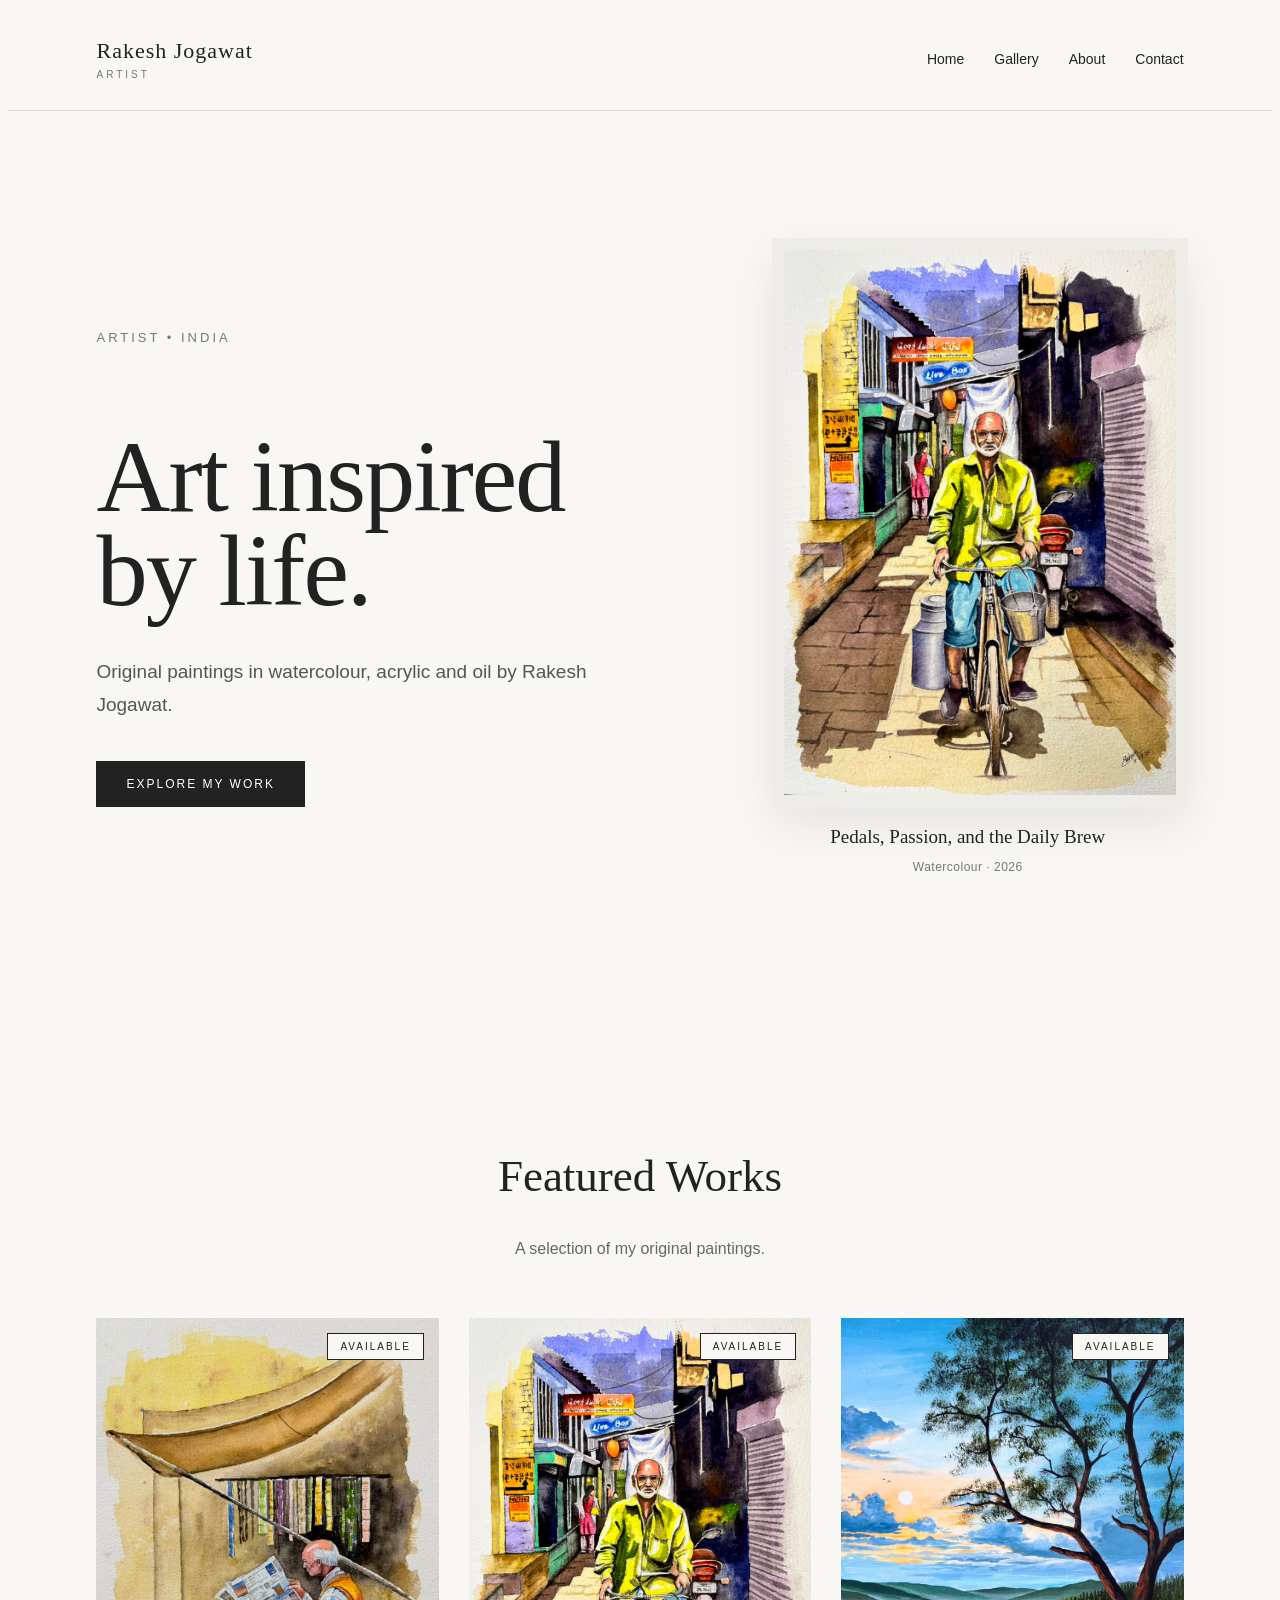
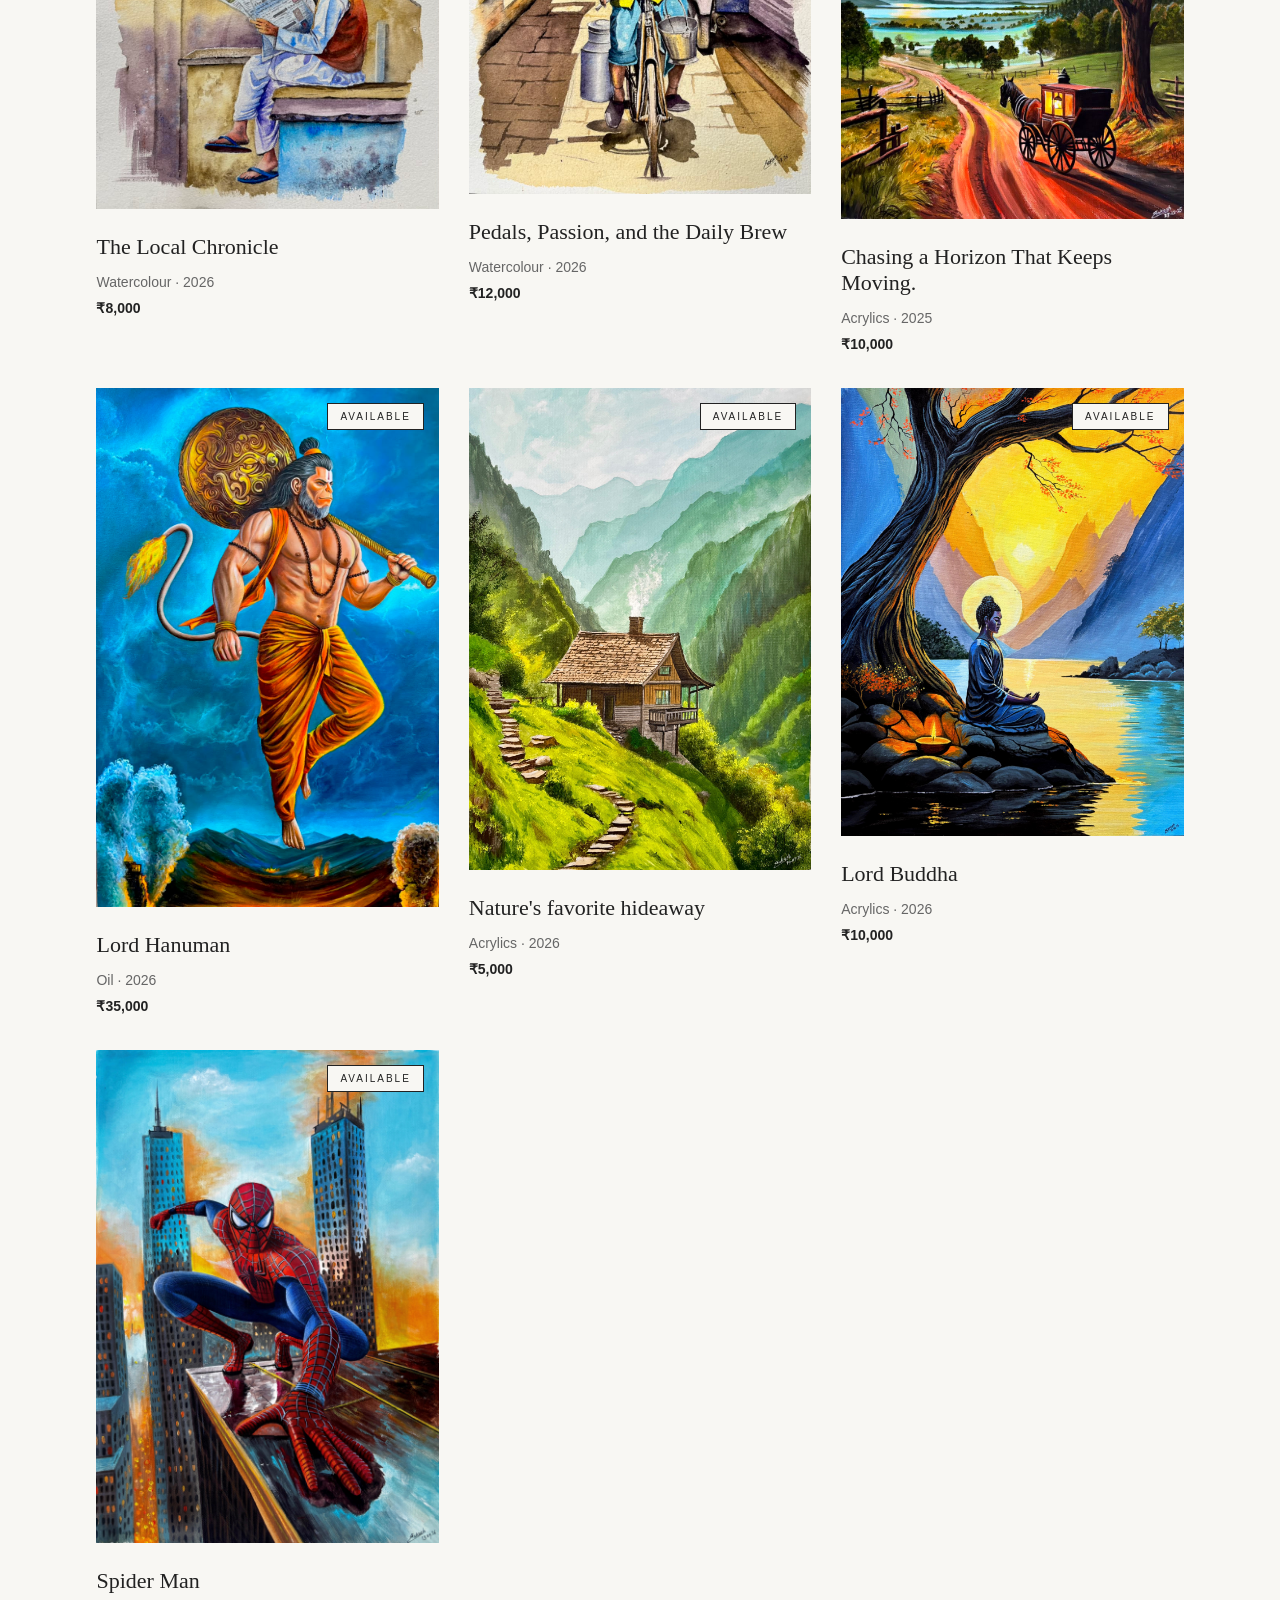
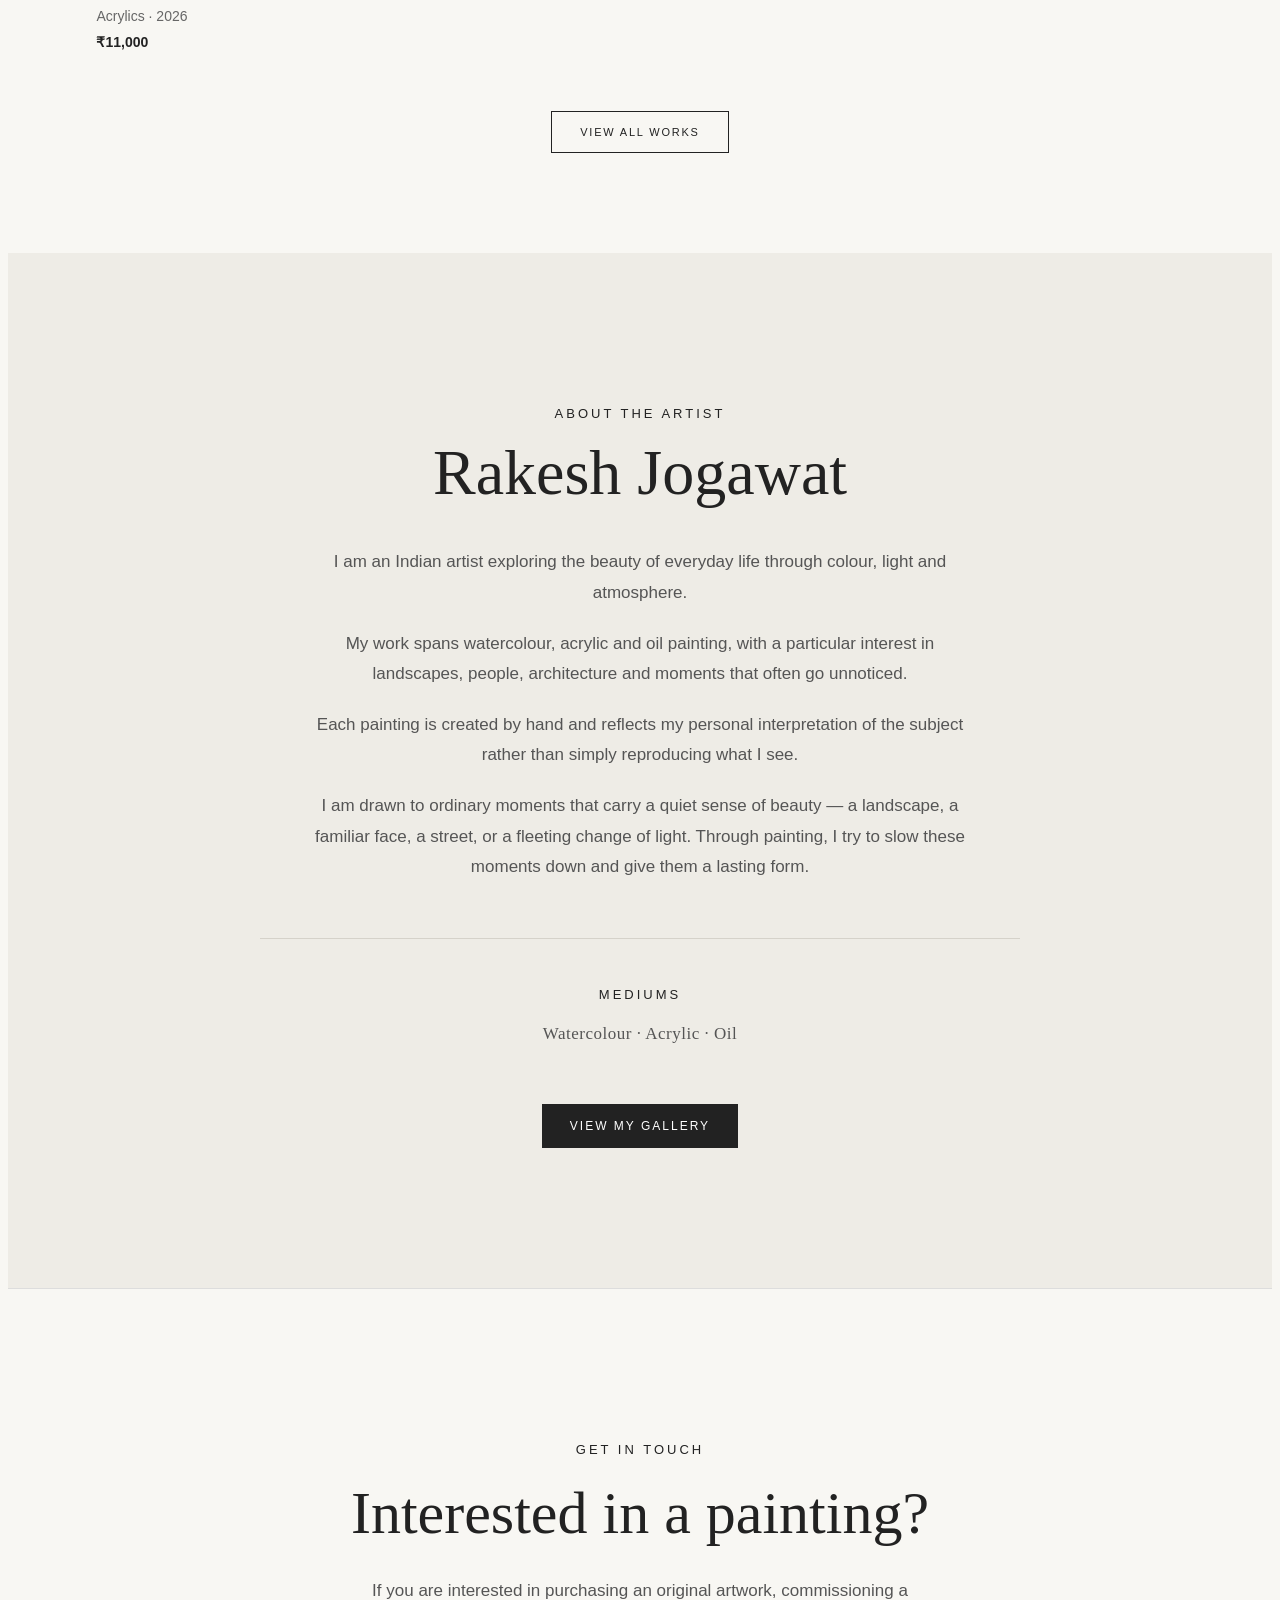
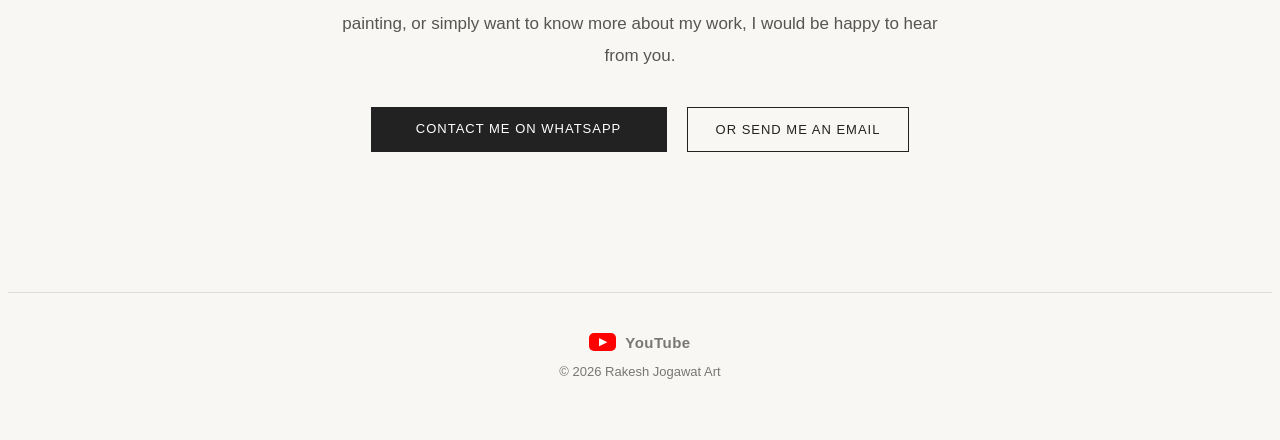
<file: index.html>
<!DOCTYPE html>
<html lang="en">

<head>
 <!-- Google Analytics -->
    <script async src="https://www.googletagmanager.com/gtag/js?id=G-JGR155JRKT"></script>
    <script>
        window.dataLayer = window.dataLayer || [];
        function gtag(){dataLayer.push(arguments);}
        gtag('js', new Date());

        gtag('config', 'G-JGR155JRKT');
    </script>

    <meta charset="UTF-8">

    <meta name="viewport" content="width=device-width, initial-scale=1.0">

    <title>Rakesh Jogawat | Artist</title>
    <meta
    name="description"
    content="Official website of Indian artist Rakesh Jogawat, featuring original watercolour, acrylic and oil paintings."
>

<meta
    name="keywords"
    content="Rakesh Jogawat, Indian artist, original paintings, watercolour paintings, acrylic paintings, oil paintings, Indian art"
>
<!-- Social Media Preview -->

<meta property="og:title" content="Rakesh Jogawat | Artist">

<meta
    property="og:description"
    content="Original watercolour, acrylic and oil paintings by Indian artist Rakesh Jogawat."
>

<meta
    property="og:image"
    content="images/painting2.jpeg"
>

<meta
    property="og:type"
    content="website"
>

<meta
    property="og:site_name"
    content="Rakesh Jogawat Art"
>

    <link rel="stylesheet" href="style.css">

</head>


<body>


<header>

    <div class="logo">

        Rakesh Jogawat

        <span>Artist</span>

    </div>


    <nav>

        <a href="index.html">Home</a>

        <a href="gallery.html">Gallery</a>

        <a href="#about">About</a>

        <a href="#contact">Contact</a>

    </nav>

</header>



<main>


    <!-- =========================
         HERO SECTION
    ========================== -->
<section class="hero">

    <div class="hero-text">

        <p class="small-heading">
            ARTIST • INDIA
        </p>

        <h1>
            Art inspired<br>
            by life.
        </h1>

        <p class="intro">
            Original paintings in watercolour,
            acrylic and oil by Rakesh Jogawat.
        </p>

        <a
            href="#gallery"
            class="hero-button"
        >
            EXPLORE MY WORK
        </a>

    </div>

<div class="hero-artwork">

    <a
        href="artwork.html?id=pedals-passion-daily-brew"
        class="hero-artwork-link"
    >

        <img
            src="images/painting2.jpeg"
            alt="Pedals, Passion, and the Daily Brew by Rakesh Jogawat"
        >

        <div class="hero-caption">

            <h3>
                Pedals, Passion, and the Daily Brew
            </h3>

            <p>
                Watercolour · 2026
            </p>

        </div>

    </a>

</div>
    </div>

</section>


    <!-- =========================
         FEATURED WORKS
    ========================== -->

<section
    class="featured"
    id="gallery"
>

    <h2>
        Featured Works
    </h2>


    <p class="section-description">
        A selection of my original paintings.
    </p>


  <div
    class="gallery"
    id="featured-gallery"
>
</div>


<a
    href="gallery.html"
    class="featured-gallery-button"
>
    VIEW ALL WORKS
</a>

</section>

    <!-- =========================
         ABOUT SECTION
    ========================== -->

    <section
        class="about"
        id="about"
    >

        <div class="about-text">


            <p class="small-heading">
                ABOUT THE ARTIST
            </p>


            <h2>
                Rakesh Jogawat
            </h2>


            <p>
                I am an Indian artist exploring the beauty of
                everyday life through colour, light and atmosphere.
            </p>


            <p>
                My work spans watercolour, acrylic and oil painting,
                with a particular interest in landscapes, people,
                architecture and moments that often go unnoticed.
            </p>


            <p>
                Each painting is created by hand and reflects my
                personal interpretation of the subject rather than
                simply reproducing what I see.
            </p>


            <p>
                I am drawn to ordinary moments that carry a quiet sense
                of beauty — a landscape, a familiar face, a street,
                or a fleeting change of light. Through painting, I try
                to slow these moments down and give them a lasting form.
            </p>



            <!-- Mediums -->

            <div class="about-mediums">

                <p class="small-heading">
                    MEDIUMS
                </p>


                <p class="medium-list">
                    Watercolour · Acrylic · Oil
                </p>

            </div>



            <!-- Gallery Button -->

            <a
                href="gallery.html"
                class="about-button"
            >
                VIEW MY GALLERY
            </a>


        </div>

    </section>



    <!-- =========================
         CONTACT SECTION
    ========================== -->

    <section
        class="contact"
        id="contact"
    >

        <div class="contact-text">


            <p class="small-heading">
                GET IN TOUCH
            </p>


            <h2>
                Interested in a painting?
            </h2>


            <p>
                If you are interested in purchasing an original artwork,
                commissioning a painting, or simply want to know more
                about my work, I would be happy to hear from you.
            </p>



          <div class="contact-links">

    <a
        href="https://wa.me/918005647209"
        target="_blank"
        class="contact-button"
    >
        CONTACT ME ON WHATSAPP
    </a>

    <a
        href="mailto:rakeshjogawat11@gmail.com"
        class="email-link"
    >
        OR SEND ME AN EMAIL
    </a>

</div>
        </div>

    </section>


</main>



<!-- =========================
     FOOTER
========================== -->

<footer>
    <a href="https://www.youtube.com/@rakeshjogawatart5952"
   target="_blank"
   rel="noopener noreferrer"
   class="youtube-link">

    <span class="youtube-icon">▶</span>
    <span>YouTube</span>

    </a>
    <p>
        © 2026 Rakesh Jogawat Art
    </p>

</footer>
<script src="artworks.js"></script>
<script src="script.js"></script>

</body>

</html>
</file>
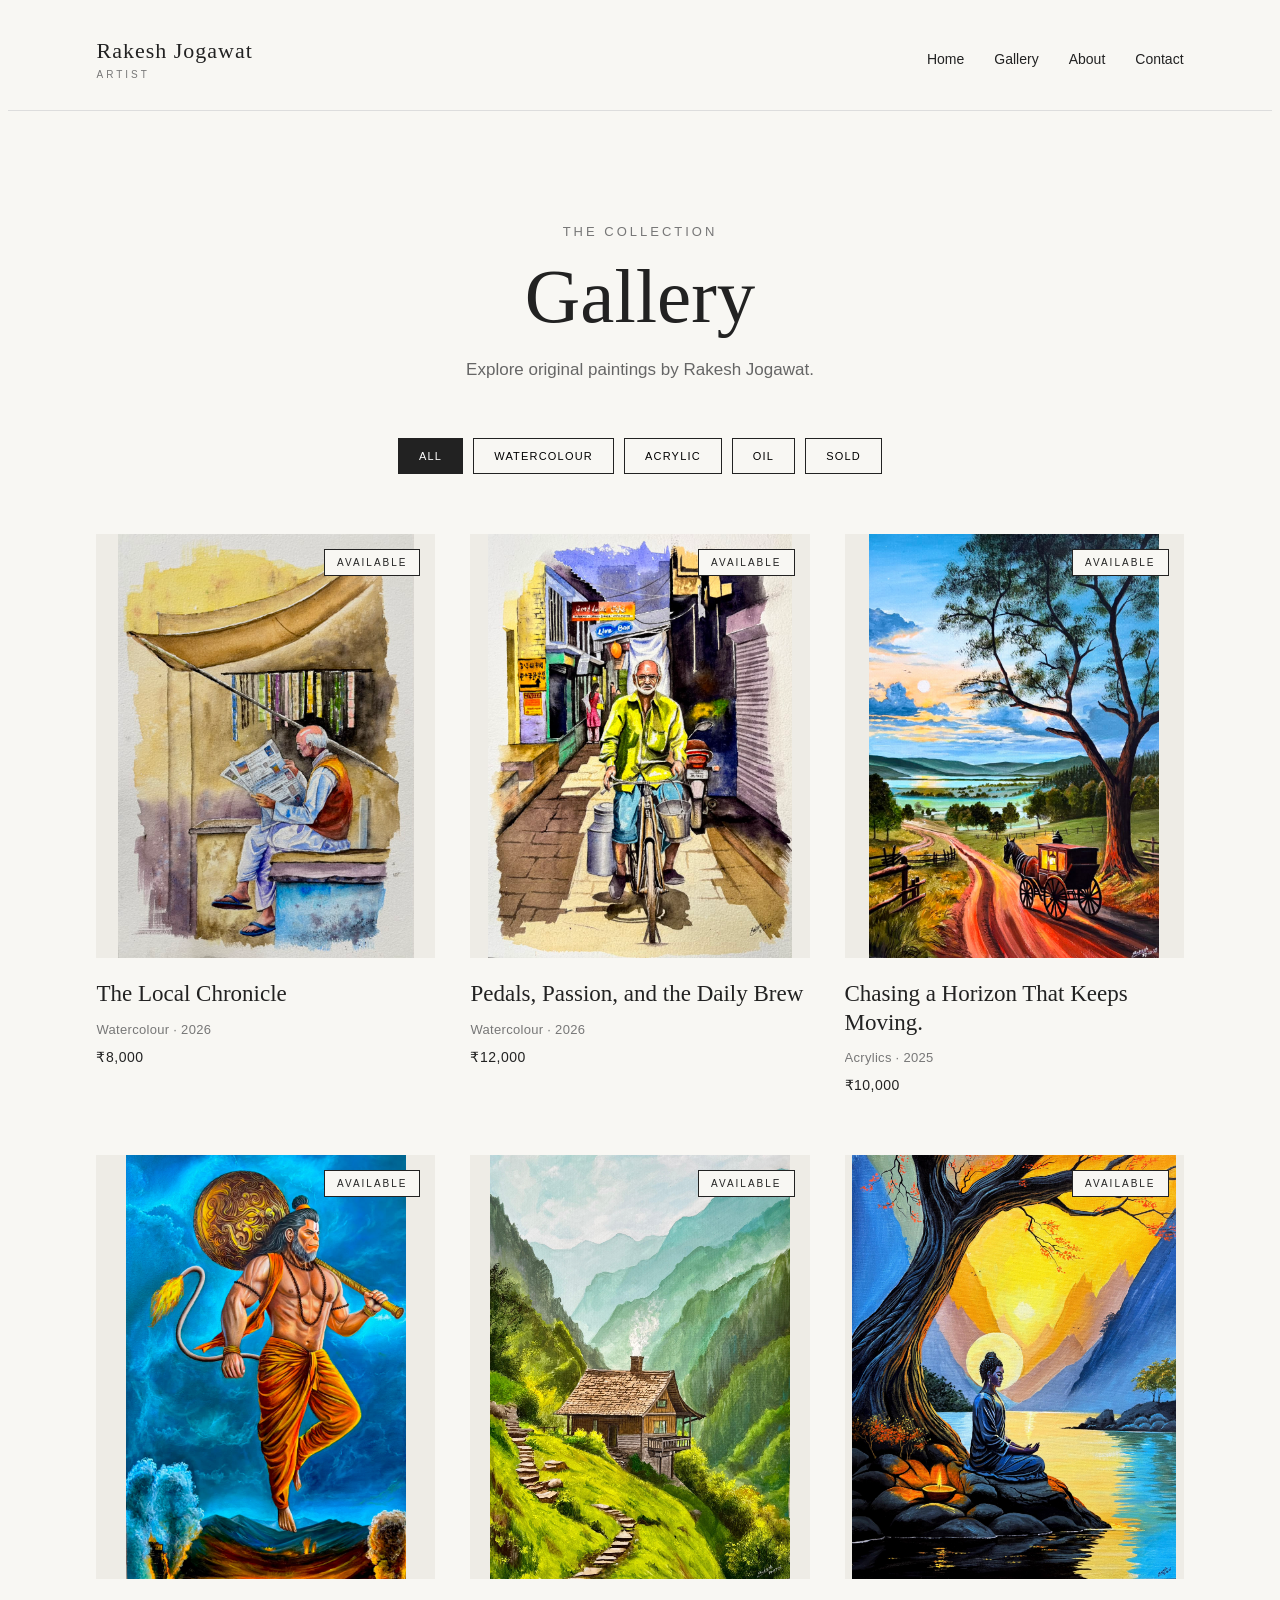
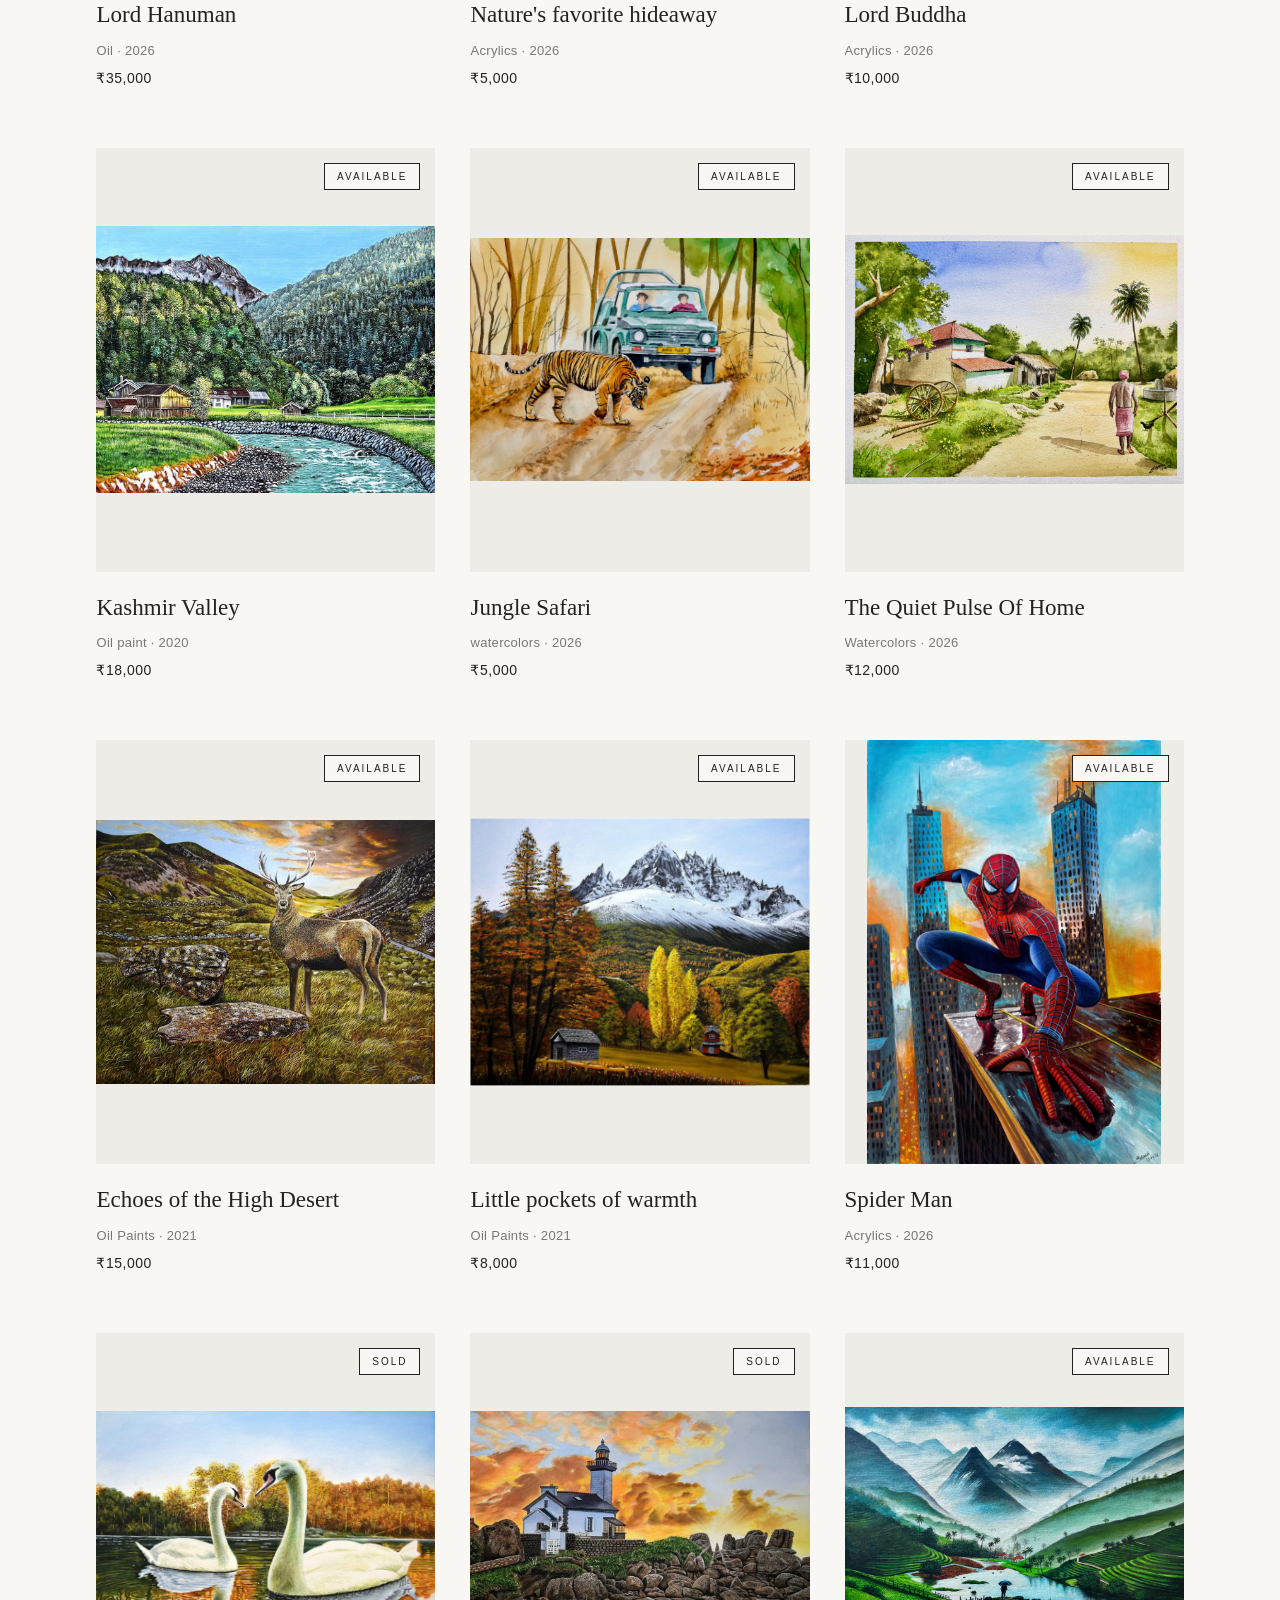
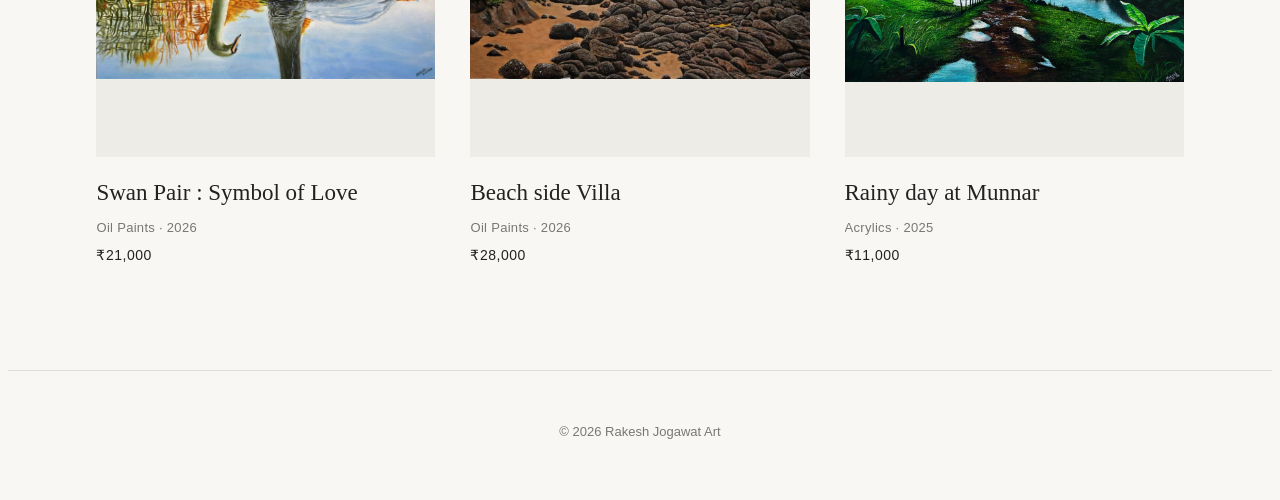
<file: gallery.html>
<!DOCTYPE html>
<html lang="en">

<head>
     <!-- Google Analytics -->
    <script async src="https://www.googletagmanager.com/gtag/js?id=G-JGR155JRKT"></script>
    <script>
        window.dataLayer = window.dataLayer || [];
        function gtag(){dataLayer.push(arguments);}
        gtag('js', new Date());

        gtag('config', 'G-JGR155JRKT');
    </script>


    <meta charset="UTF-8">

    <meta name="viewport" content="width=device-width, initial-scale=1.0">

    <title>Gallery | Rakesh Jogawat</title>

    <meta
        name="description"
        content="Explore original watercolour, acrylic and oil paintings by Indian artist Rakesh Jogawat."
    >
<!-- Social Media Preview -->

<meta
    property="og:title"
    content="Gallery | Rakesh Jogawat"
>

<meta
    property="og:description"
    content="Explore original watercolour, acrylic and oil paintings by Indian artist Rakesh Jogawat."
>

<meta
    property="og:image"
    content="images/painting2.jpeg"
>

<meta
    property="og:type"
    content="website"
>

<meta
    property="og:site_name"
    content="Rakesh Jogawat Art"
>

    <link rel="stylesheet" href="style.css">

</head>


<body>


<header>

    <div class="logo">

        Rakesh Jogawat

        <span>Artist</span>

    </div>


    <nav>

        <a href="index.html">Home</a>

        <a href="gallery.html">Gallery</a>

        <a href="index.html#about">About</a>

        <a href="index.html#contact">Contact</a>

    </nav>

</header>



<main class="gallery-page">


    <!-- =========================
         GALLERY HEADING
    ========================== -->

    <div class="gallery-heading">

        <p class="small-heading">
            THE COLLECTION
        </p>

        <h1>
            Gallery
        </h1>

        <p>
            Explore original paintings by Rakesh Jogawat.
        </p>

    </div>



    <!-- =========================
         GALLERY FILTERS
    ========================== -->

    <div class="filters">

        <button
            class="filter-btn active"
            data-filter="all"
        >
            All
        </button>


        <button
            class="filter-btn"
            data-filter="watercolour"
        >
            Watercolour
        </button>


        <button
            class="filter-btn"
            data-filter="acrylic"
        >
            Acrylic
        </button>


        <button
            class="filter-btn"
            data-filter="oil"
        >
            Oil
        </button>


        <button
            class="filter-btn"
            data-filter="sold"
        >
            Sold
        </button>

    </div>



    <!-- =========================
         DYNAMIC GALLERY
    ========================== -->

    <div
        class="gallery-grid"
        id="gallery-grid"
    >

        <!--
            Paintings are automatically
            inserted here by script.js
        -->

    </div>


</main>



<footer>

    <p>
        © 2026 Rakesh Jogawat Art
    </p>

</footer>



<!-- Artwork catalogue -->

<script src="artworks.js"></script>


<!-- Main website JavaScript -->

<script src="script.js"></script>


</body>

</html>
</file>
<file: style.css>
```css
/* ================================
   RESET
================================ */

* {
    margin: 0;
    padding: 0;
    box-sizing: border-box;
}


/* ================================
   BODY
================================ */

body {
    font-family: Arial, sans-serif;
    color: #222;
    background: #f8f7f3;
}


/* ================================
   HEADER
================================ */

header {
    display: flex;
    justify-content: space-between;
    align-items: center;
    padding: 30px 7%;
    border-bottom: 1px solid #ddd;
}

.logo {
    font-family: Georgia, serif;
    font-size: 22px;
    font-weight: normal;
    letter-spacing: 1px;
}

.logo span {
    display: block;
    font-family: Arial, sans-serif;
    font-size: 10px;
    letter-spacing: 3px;
    text-transform: uppercase;
    margin-top: 5px;
    color: #777;
}

nav {
    display: flex;
    gap: 30px;
}

nav a {
    text-decoration: none;
    color: #222;
    font-size: 14px;
}

nav a:hover {
    color: #777;
}


/* ================================
   HERO SECTION
================================ */

.hero {
    min-height: 70vh;
    display: flex;
    align-items: center;
    padding: 80px 7%;
}

.hero-text {
    max-width: 650px;
}

.small-heading {
    font-size: 13px;
    letter-spacing: 3px;
    margin-bottom: 25px;
}

h1 {
    font-family: Georgia, serif;
    font-size: clamp(50px, 7vw, 100px);
    line-height: 0.95;
    font-weight: normal;
    margin-bottom: 35px;
}

.intro {
    font-size: 18px;
    line-height: 1.6;
    max-width: 500px;
    margin-bottom: 35px;
}

.hero-button {
    display: inline-block;
    background: #222;
    color: white;
    text-decoration: none;
    padding: 16px 30px;
    font-size: 12px;
    letter-spacing: 2px;
    transition: background 0.3s ease, transform 0.3s ease;
}

.hero-button:hover {
    background: #444;
    transform: translateY(-2px);
}


/* ================================
   FEATURED WORKS
================================ */

.featured {
    padding: 100px 7%;
    text-align: center;
}

.featured h2 {
    font-family: Georgia, serif;
    font-size: 45px;
    font-weight: normal;
}

.section-description {
    margin-top: 15px;
    color: #666;
}

.gallery {
    margin-top: 60px;
    display: grid;
    grid-template-columns: repeat(3, 1fr);
    gap: 30px;
    text-align: left;
}

.artwork {
    overflow: hidden;
}

.artwork img {
    width: 100%;
    display: block;
    margin-bottom: 20px;
    transition: transform 0.5s ease;
}

.artwork:hover img {
    transform: scale(1.03);
}

.artwork h3 {
    font-family: Georgia, serif;
    font-size: 22px;
    font-weight: normal;
    margin-top: 5px;
    margin-bottom: 8px;
}

.artwork p {
    font-size: 14px;
    color: #666;
    margin-bottom: 6px;
}

.artwork .price {
    color: #222;
    font-weight: bold;
    margin-top: 10px;
}


/* ================================
   ABOUT SECTION
================================ */

.about {
    padding: 140px 7%;
    background: #eeece6;
}

.about-text {
    max-width: 720px;
    margin: auto;
    text-align: center;
}

.about .small-heading {
    margin-bottom: 20px;
}

.about h2 {
    font-family: Georgia, serif;
    font-size: 60px;
    font-weight: normal;
    margin: 15px 0 40px;
}

.about p:not(.small-heading) {
    font-size: 17px;
    line-height: 1.9;
    color: #555;
    margin-bottom: 22px;
}

.about-text {
    max-width: 700px;
    margin: auto;
    text-align: center;
}

.about h2 {
    font-family: Georgia, serif;
    font-size: 55px;
    font-weight: normal;
    margin: 20px 0 35px;
}

.about p:not(.small-heading) {
    font-size: 17px;
    line-height: 1.8;
    color: #555;
    margin-bottom: 20px;
}


/* ================================
   GALLERY PAGE
================================ */

.gallery-page {
    max-width: 1400px;
    margin: 0 auto;
    padding: 100px 7%;
}

.gallery-heading {
    text-align: center;
    margin-bottom: 80px;
}

.gallery-heading h1 {
    font-family: Georgia, serif;
    font-size: 70px;
    font-weight: normal;
    margin: 20px 0;
}

.gallery-heading p:not(.small-heading) {
    color: #666;
    font-size: 17px;
}

.gallery-grid {
    display: grid;
    grid-template-columns: repeat(3, 1fr);
    gap: 30px;
    position: relative;
}

.gallery-item {
    overflow: hidden;
    opacity: 1;
    transform: scale(1);
    transition: opacity 0.3s ease, transform 0.3s ease;
}

.gallery-item a {
    display: block;
}

.gallery-item img {
    width: 100%;
    display: block;
    transition: transform 0.5s ease;
}

.gallery-item:hover img {
    transform: scale(1.03);
}

.gallery-item h3 {
    font-family: Georgia, serif;
    font-size: 22px;
    font-weight: normal;
    margin-top: 20px;
    margin-bottom: 8px;
}

.gallery-item p {
    font-size: 14px;
    color: #777;
    margin-bottom: 6px;
}

.gallery-item .gallery-price {
    color: #222;
    font-weight: bold;
    margin-top: 10px;
}


/* ================================
   GALLERY FILTERS
================================ */

.filters {
    display: flex;
    justify-content: center;
    gap: 12px;
    margin: 40px 0;
    flex-wrap: wrap;
}

.filter-btn {
    background: transparent;
    border: 1px solid #222;
    padding: 10px 20px;
    font-size: 14px;
    letter-spacing: 1px;
    cursor: pointer;
    transition: background 0.3s ease, color 0.3s ease;
}

.filter-btn:hover {
    background: #222;
    color: white;
}

.filter-btn.active {
    background: #222;
    color: white;
}


/* ================================
   SOLD BADGE
================================ */

.gallery-image {
    position: relative;
    overflow: hidden;
}

.sold-badge {
    position: absolute;
    top: 15px;
    right: 15px;
    background: #222;
    color: white;
    padding: 7px 12px;
    font-size: 11px;
    letter-spacing: 2px;
    z-index: 2;
}


/* ================================
   ARTWORK DETAIL PAGE
================================ */

.artwork-page {
    max-width: 1200px;
    margin: 80px auto;
    padding: 0 7%;
    display: grid;
    grid-template-columns: 1.2fr 0.8fr;
    gap: 80px;
    align-items: center;
}

.artwork-image img {
    width: 100%;
    display: block;
    border: 1px solid #e5e5e5;
}

.artwork-details h1 {
    font-family: Georgia, serif;
    font-size: 42px;
    font-weight: normal;
    margin-top: 10px;
    margin-bottom: 12px;
}

.artwork-details .medium {
    font-size: 16px;
    color: #777;
    margin-bottom: 30px;
}

.artwork-details .description {
    font-size: 16px;
    line-height: 1.8;
    color: #555;
    margin-bottom: 30px;
    max-width: 450px;
}

.artwork-details .details {
    border-top: 1px solid #ddd;
    border-bottom: 1px solid #ddd;
    padding: 20px 0;
    margin-bottom: 30px;
}

.artwork-details .details p {
    margin: 8px 0;
    font-size: 14px;
    color: #555;
}

.buy-section {
    margin-top: 30px;
}

.artwork-details .price {
    font-size: 26px;
    font-weight: bold;
    margin-bottom: 20px;
}


/* ================================
   BACK TO GALLERY
================================ */

.back-to-gallery {
    display: inline-block;
    margin-bottom: 30px;
    font-size: 14px;
    color: #555;
    text-decoration: none;
    transition: color 0.3s ease;
}

.back-to-gallery:hover {
    color: #000;
}


/* ================================
   WHATSAPP / ENQUIRY BUTTON
================================ */

.whatsapp-button {
    display: inline-block;
    padding: 14px 24px;
    background: #222;
    color: #fff;
    text-decoration: none;
    font-size: 13px;
    letter-spacing: 1px;
    transition: background 0.3s ease;
}

.whatsapp-button:hover {
    background: #555;
}


/* ================================
   FOOTER
================================ */

footer {
    padding: 40px 7%;
    text-align: center;
    border-top: 1px solid #ddd;
    font-size: 13px;
    color: #777;
}


/* ================================
   TABLET / MOBILE
================================ */

@media (max-width: 768px) {
        .contact {
        padding: 80px 5%;
    }

    .contact h2 {
        font-size: 42px;
    }

    header {
        padding: 20px 5%;
        flex-direction: column;
        gap: 20px;
    }

    nav {
        gap: 18px;
    }

    .hero {
        min-height: 60vh;
        padding: 60px 5%;
    }

    h1 {
        font-size: 55px;
    }

    .featured {
        padding: 70px 5%;
    }

    .gallery {
        grid-template-columns: 1fr;
        gap: 50px;
    }

    .gallery-page {
        padding: 60px 5%;
    }

    .gallery-heading {
        margin-bottom: 50px;
    }

    .gallery-heading h1 {
        font-size: 50px;
    }

    .gallery-grid {
        grid-template-columns: 1fr;
        gap: 50px;
    }

    .artwork-page {
        grid-template-columns: 1fr;
        gap: 40px;
        margin: 50px auto;
        padding: 0 5%;
    }

    .artwork-details h1 {
        font-size: 32px;
    }

    .artwork-details .description {
        font-size: 15px;
        line-height: 1.7;
    }

    .artwork-details .price {
        font-size: 24px;
    }

    .whatsapp-button {
        width: 100%;
        text-align: center;
        box-sizing: border-box;
    }

    .about {
        padding: 80px 5%;
    }

    .about h2 {
        font-size: 42px;
    }
}


/* ================================
   SMALL PHONES
================================ */

@media (max-width: 600px) {

    .filters {
        gap: 8px;
        margin: 30px 10px;
    }

    .filter-btn {
        padding: 8px 14px;
        font-size: 12px;
    }

    .gallery-heading h1 {
        font-size: 45px;
    }

    h1 {
        font-size: 48px;
    }
}
.about-mediums {
    margin-top: 45px;
    padding-top: 30px;
    border-top: 1px solid #d5d2ca;
}

.about-mediums .small-heading {
    margin-bottom: 12px;
}

.medium-list {
    font-family: Georgia, serif;
    font-size: 20px;
    color: #333;
}
.about-button {
    display: inline-block;
    margin-top: 35px;
    padding: 15px 28px;
    background: #222;
    color: #fff;
    text-decoration: none;
    font-size: 12px;
    letter-spacing: 2px;
    transition: background 0.3s ease, transform 0.3s ease;
}

.about-button:hover {
    background: #555;
    transform: translateY(-2px);
}
/* ================================
   CONTACT SECTION
================================ */

.contact {
    padding: 120px 7%;
    text-align: center;
    background: #f8f7f3;
}

.contact-text {
    max-width: 650px;
    margin: 0 auto;
}

.contact h2 {
    font-family: Georgia, serif;
    font-size: 55px;
    font-weight: normal;
    margin: 20px 0 30px;
}

.contact p:not(.small-heading) {
    font-size: 17px;
    line-height: 1.8;
    color: #555;
    margin-bottom: 35px;
}

.contact-button {
    display: inline-block;
    padding: 16px 28px;
    background: #222;
    color: white;
    text-decoration: none;
    font-size: 12px;
    letter-spacing: 2px;
    transition: background 0.3s ease, transform 0.3s ease;
}

.contact-button:hover {
    background: #555;
    transform: translateY(-2px);
}
.email-link {
    display: block;
    margin-top: 22px;
    color: #555;
    text-decoration: none;
    font-size: 13px;
    letter-spacing: 1px;
}

.email-link:hover {
    color: #222;
}
.contact {
    border-top: 1px solid #ddd;
}

.contact-button {
    min-width: 240px;
}

.email-link {
    transition: color 0.3s ease;
}
.gallery-item a {
    position: relative;
    z-index: 1;
    pointer-events: auto;
}
.contact {

    padding: 120px 7%;

    text-align: center;

    background: #f8f7f3;

}


.contact-text {

    max-width: 700px;

    margin: auto;

}


.contact h2 {

    font-family: Georgia, serif;

    font-size: 55px;

    font-weight: normal;

    margin: 20px 0 25px;

}


.contact-text > p:not(.small-heading) {

    font-size: 17px;

    line-height: 1.8;

    color: #555;

    margin-bottom: 35px;

}


.contact-links {

    display: flex;

    justify-content: center;

    gap: 20px;

    flex-wrap: wrap;

}


.contact-links a {

    display: inline-block;

    padding: 14px 28px;

    background: #222;

    color: white;

    text-decoration: none;

    font-size: 13px;

    letter-spacing: 1px;

    transition: background 0.3s ease;

}


.contact-links a:hover {

    background: #555;

}
.back-gallery {
    display: inline-block;
    margin-bottom: 25px;
    color: #666;
    text-decoration: none;
    font-size: 12px;
    letter-spacing: 1.5px;
    transition: color 0.3s ease;
}

.back-gallery:hover {
    color: #222;
}
@media (max-width: 600px) {

    .about-button,
    .contact-button,
    .email-link {

        display: block;

        width: 100%;

        max-width: 320px;

        margin-left: auto;

        margin-right: auto;

        text-align: center;

        box-sizing: border-box;

    }

    .email-link {

        margin-top: 15px;

    }

}
.available-badge {

    position: absolute;

    top: 15px;

    right: 15px;

    background: #f8f7f3;

    color: #222;

    padding: 7px 12px;

    font-size: 10px;

    letter-spacing: 2px;

    border: 1px solid #222;

    z-index: 2;

}
/* =========================
   VERSION 2 ARTWORK PAGE
========================= */

.artwork-page {
    max-width: 1300px;
    margin: 100px auto;
    padding: 0 7%;
    display: grid;
    grid-template-columns: 1.15fr 0.85fr;
    gap: 90px;
    align-items: start;
}

.artwork-image {
    position: sticky;
    top: 40px;
}

.artwork-image img {
    width: 100%;
    height: auto;
    display: block;
}

.artwork-details {
    padding-top: 20px;
}

.back-gallery {
    display: inline-block;
    margin-bottom: 35px;
    color: #777;
    text-decoration: none;
    font-size: 12px;
    letter-spacing: 1.5px;
    transition: color 0.3s ease;
}

.back-gallery:hover {
    color: #222;
}

.artwork-details .small-heading {
    margin-bottom: 15px;
}

.artwork-details h1 {
    font-family: Georgia, serif;
    font-size: 52px;
    line-height: 1.05;
    font-weight: normal;
    margin: 10px 0 18px;
}

.artwork-details .medium {
    font-size: 16px;
    color: #777;
    margin-bottom: 30px;
}

.artwork-details .description {
    max-width: 500px;
    font-size: 16px;
    line-height: 1.8;
    color: #555;
    margin-bottom: 35px;
}

.artwork-details .details {
    border-top: 1px solid #ddd;
    border-bottom: 1px solid #ddd;
    padding: 20px 0;
    margin-bottom: 35px;
}

.artwork-details .details p {
    margin: 10px 0;
    font-size: 14px;
}

.artwork-details .buy-section {
    margin-top: 30px;
}

.artwork-details .price {
    font-family: Georgia, serif;
    font-size: 32px;
    font-weight: normal;
    margin-bottom: 22px;
}

.whatsapp-button {
    display: inline-block;
    padding: 16px 28px;
    background: #222;
    color: #fff;
    text-decoration: none;
    font-size: 12px;
    letter-spacing: 1.5px;
    transition: background 0.3s ease;
}

.whatsapp-button:hover {
    background: #555;
}


/* Mobile */

@media (max-width: 768px) {

    .artwork-page {
        grid-template-columns: 1fr;
        gap: 45px;
        margin: 60px auto;
        padding: 0 5%;
    }

    .artwork-image {
        position: static;
    }

    .artwork-details {
        padding-top: 0;
    }

    .artwork-details h1 {
        font-size: 42px;
    }

    .whatsapp-button {
        width: 100%;
        text-align: center;
        box-sizing: border-box;
    }

}
/* =========================
   HOMEPAGE ARTWORK LINKS
========================= */

.artwork-link {
    display: block;
    color: inherit;
    text-decoration: none;
}

.artwork-link .artwork {
    cursor: pointer;
}

.artwork-link:hover h3 {
    text-decoration: underline;
    text-underline-offset: 5px;
}

.artwork-link:hover img {
    transform: scale(1.03);
}
/* =========================
   HOMEPAGE AVAILABLE BADGE
========================= */

.home-image {
    position: relative;
    overflow: hidden;
}

.home-image img {
    width: 100%;
    display: block;
    transition: transform 0.5s ease;
}

.home-available-badge {
    position: absolute;
    top: 15px;
    right: 15px;
    background: #f8f7f3;
    color: #222;
    padding: 7px 12px;
    font-size: 10px;
    letter-spacing: 2px;
    border: 1px solid #222;
    z-index: 2;
}
/* =========================
   ARTWORK LIGHTBOX
========================= */

.artwork-image img {
    cursor: zoom-in;
}


.lightbox {

    position: fixed;

    inset: 0;

    background: rgba(0, 0, 0, 0.9);

    display: none;

    align-items: center;

    justify-content: center;

    padding: 40px;

    z-index: 9999;

}


.lightbox.active {

    display: flex;

}


.lightbox img {

    max-width: 90vw;

    max-height: 90vh;

    width: auto;

    height: auto;

    object-fit: contain;

}


.lightbox-close {

    position: absolute;

    top: 20px;

    right: 30px;

    background: none;

    border: none;

    color: white;

    font-size: 40px;

    font-weight: normal;

    cursor: pointer;

    line-height: 1;

}


.lightbox-close:hover {

    opacity: 0.7;

}
/* =========================
   ARTWORK NAVIGATION
========================= */

.artwork-navigation {
    display: flex;
    justify-content: space-between;
    align-items: center;
    gap: 20px;
    margin-bottom: 35px;
}

.artwork-navigation .back-gallery,
.artwork-navigation .next-artwork {
    color: #777;
    text-decoration: none;
    font-size: 12px;
    letter-spacing: 1.5px;
    transition: color 0.3s ease;
}

.artwork-navigation .back-gallery:hover,
.artwork-navigation .next-artwork:hover {
    color: #222;
}

.next-artwork {
    margin-left: auto;
}

@media (max-width: 600px) {

    .artwork-navigation {
        gap: 10px;
    }

    .artwork-navigation .back-gallery,
    .artwork-navigation .next-artwork {
        font-size: 10px;
        letter-spacing: 1px;
    }

}
/* =========================
   GALLERY AVAILABLE BADGE
========================= */

.available-badge {
    position: absolute;
    top: 15px;
    right: 15px;
    background: #f8f7f3;
    color: #222;
    padding: 7px 12px;
    font-size: 10px;
    letter-spacing: 2px;
    border: 1px solid #222;
    z-index: 2;
}

/* =========================
   GALLERY — REFINED ARTWORK HOVER
========================= */

.gallery-item {
    transition: transform 0.35s ease;
}

.gallery-item:hover {
    transform: translateY(-4px);
}

.gallery-image {
    background: #eeece6;
}

.gallery-image img {
    transition: transform 0.6s ease;
}

.gallery-item:hover .gallery-image img {
    transform: scale(1.025);
}

.gallery-item h3 {
    transition: color 0.3s ease;
}

.gallery-item:hover h3 {
    color: #555;
}
/* =========================
   GALLERY — IMAGE PRESENTATION
========================= */

.gallery-image {
    display: flex;
    align-items: center;
    justify-content: center;
    background: #eeece6;
    aspect-ratio: 4 / 5;
    overflow: hidden;
}

.gallery-image img {
    width: 100%;
    height: 100%;
    object-fit: contain;
    display: block;
}
/* =========================
   GALLERY — ARTWORK INFORMATION
========================= */

.gallery-item h3 {
    font-family: Georgia, serif;
    font-size: 23px;
    font-weight: normal;
    line-height: 1.25;
    margin-top: 22px;
    margin-bottom: 8px;
}

.gallery-item p {
    font-size: 13px;
    letter-spacing: 0.3px;
    color: #777;
    margin-bottom: 7px;
}

.gallery-item .gallery-price {
    color: #222;
    font-size: 14px;
    font-weight: normal;
    margin-top: 12px;
    letter-spacing: 0.5px;
}
/* =========================
   GALLERY — REFINED SPACING
========================= */

.gallery-grid {
    column-gap: 35px;
    row-gap: 55px;
}
/* =========================
   GALLERY — HEADING REFINEMENT
========================= */

.gallery-heading {
    max-width: 700px;
    margin-left: auto;
    margin-right: auto;
    margin-bottom: 55px;
}

.gallery-heading .small-heading {
    margin-bottom: 18px;
    color: #777;
}

.gallery-heading h1 {
    font-size: clamp(48px, 6vw, 78px);
    line-height: 1;
    margin-bottom: 20px;
}

.gallery-heading p:not(.small-heading) {
    max-width: 520px;
    margin-left: auto;
    margin-right: auto;
    line-height: 1.6;
}


/* =========================
   GALLERY — FILTER REFINEMENT
========================= */

.filters {
    margin-top: 0;
    margin-bottom: 60px;
    gap: 10px;
}

.filter-btn {
    padding: 11px 20px;
    font-size: 11px;
    letter-spacing: 1.2px;
    text-transform: uppercase;
}
/* =========================
   GALLERY — MOBILE REFINEMENT
========================= */

@media (max-width: 768px) {

    .gallery-page {
        padding-left: 5%;
        padding-right: 5%;
    }

    .gallery-heading {
        margin-bottom: 40px;
    }

    .gallery-heading h1 {
        font-size: 48px;
    }

    .gallery-heading p:not(.small-heading) {
        font-size: 15px;
    }

    .gallery-grid {
        column-gap: 0;
        row-gap: 55px;
    }

    .gallery-item h3 {
        font-size: 21px;
        margin-top: 18px;
    }

    .gallery-item p {
        font-size: 13px;
    }

    .filters {
        margin-left: 0;
        margin-right: 0;
        margin-bottom: 45px;
    }

    .filter-btn {
        padding: 9px 15px;
    }

}
/* =========================
   HOME — HERO REFINEMENT
========================= */

.hero {
    min-height: 78vh;
    padding-top: 100px;
    padding-bottom: 100px;
}

.hero-text {
    max-width: 720px;
}

.hero .small-heading {
    color: #777;
    margin-bottom: 28px;
}

.hero h1 {
    font-size: clamp(58px, 8vw, 110px);
    line-height: 0.92;
    letter-spacing: -2px;
    margin-bottom: 38px;
}

.hero .intro {
    font-size: 19px;
    line-height: 1.7;
    color: #555;
    max-width: 520px;
}

.hero-button {
    margin-top: 5px;
    transition: background 0.3s ease, transform 0.3s ease;
}

.hero-button:hover {
    transform: translateY(-3px);
}
/* =========================
   HOME — HERO ARTWORK
========================= */

.hero {
    display: grid;
    grid-template-columns: 1fr 0.75fr;
    gap: 80px;
    align-items: center;
}

.hero-artwork {
    display: flex;
    justify-content: center;
    align-items: center;
}

.hero-artwork img {
    width: 100%;
    max-width: 500px;
    max-height: 620px;
    object-fit: contain;
    display: block;
    transition: transform 0.6s ease;
}

.hero-artwork img:hover {
    transform: scale(1.015);
}


/* =========================
   HERO — MOBILE
========================= */

@media (max-width: 768px) {

    .hero {
        grid-template-columns: 1fr;
        gap: 50px;
        min-height: auto;
    }

    .hero-artwork {
        order: 2;
    }

    .hero-artwork img {
        max-width: 100%;
        max-height: 500px;
    }

}
/* =========================
   HERO — GALLERY PRESENTATION
========================= */

.hero-artwork {
    padding: 20px;
}

.hero-artwork img {
    background: #eeece6;
    padding: 12px;
    box-shadow: 0 18px 45px rgba(0, 0, 0, 0.08);
}
/* =========================
   HERO — ARTWORK CAPTION
========================= */

.hero-caption {
    text-align: center;
    margin-top: 18px;
}

.hero-caption h3 {
    font-family: Georgia, serif;
    font-size: 19px;
    font-weight: normal;
    margin-bottom: 6px;
}

.hero-caption p {
    font-size: 12px;
    color: #777;
    letter-spacing: 0.5px;
}
/* =========================
   HERO — CLICKABLE ARTWORK
========================= */

.hero-artwork-link {
    display: block;
    color: inherit;
    text-decoration: none;
}

.hero-artwork-link:hover img {
    transform: scale(1.015);
}

.hero-artwork-link:hover .hero-caption h3 {
    color: #555;
}

.hero-caption h3 {
    transition: color 0.3s ease;
}
/* =========================
   FEATURED WORKS — GALLERY LINK
========================= */

.featured-gallery-button {
    display: inline-block;
    margin-top: 55px;
    padding: 14px 28px;
    border: 1px solid #222;
    color: #222;
    text-decoration: none;
    font-size: 11px;
    letter-spacing: 1.8px;
    transition: background 0.3s ease, color 0.3s ease;
}

.featured-gallery-button:hover {
    background: #222;
    color: #fff;
}
/* =========================
   ABOUT — ARTIST STATEMENT
========================= */

.about-text {
    max-width: 760px;
}

.about h2 {
    font-size: clamp(44px, 6vw, 64px);
    line-height: 1;
    margin-bottom: 42px;
}

.about p:not(.small-heading):not(.medium-list) {
    max-width: 680px;
    margin-left: auto;
    margin-right: auto;
}

.about-mediums {
    margin-top: 55px;
    padding-top: 35px;
}

.medium-list {
    letter-spacing: 0.5px;
}
/* =========================
   CONTACT — FINAL CTA
========================= */

.contact {
    padding-top: 140px;
    padding-bottom: 140px;
}

.contact-text {
    max-width: 720px;
}

.contact h2 {
    font-size: clamp(42px, 6vw, 60px);
    line-height: 1.05;
    margin-bottom: 30px;
}

.contact-text > p:not(.small-heading) {
    max-width: 600px;
    margin-left: auto;
    margin-right: auto;
    line-height: 1.9;
}

.contact-links {
    margin-top: 10px;
}

.contact-links a {
    transition: background 0.3s ease, transform 0.3s ease;
}

.contact-links a:hover {
    transform: translateY(-2px);
}
/* =========================
   CONTACT — LINK BUTTONS
========================= */

.contact-links .email-link {
    display: inline-block;
    margin-top: 0;
    background: transparent;
    color: #222;
    border: 1px solid #222;
    padding: 14px 28px;
    font-size: 13px;
    letter-spacing: 1px;
}

.contact-links .email-link:hover {
    background: #222;
    color: #fff;
}
.youtube-link {
    color: inherit;
    text-decoration: none;
    transition: opacity 0.3s ease;
}

.youtube-link:hover {
    opacity: 0.7;
}
/* =========================
   YOUTUBE FOOTER LINK
========================== */

.youtube-link {
    display: inline-flex;
    align-items: center;
    gap: 9px;
    color: inherit;
    text-decoration: none;
    font-family: Arial, sans-serif;
    font-size: 15px;
    font-weight: 600;
    letter-spacing: 0.5px;
    transition: transform 0.25s ease, opacity 0.25s ease;
}

.youtube-icon {
    display: inline-flex;
    align-items: center;
    justify-content: center;
    width: 26px;
    height: 18px;
    border-radius: 5px;
    background: #ff0000;
    color: white;
    font-size: 10px;
    line-height: 1;
    padding-left: 1px;
}

.youtube-link:hover {
    transform: translateY(-2px);
    opacity: 0.8;
}
</file>
